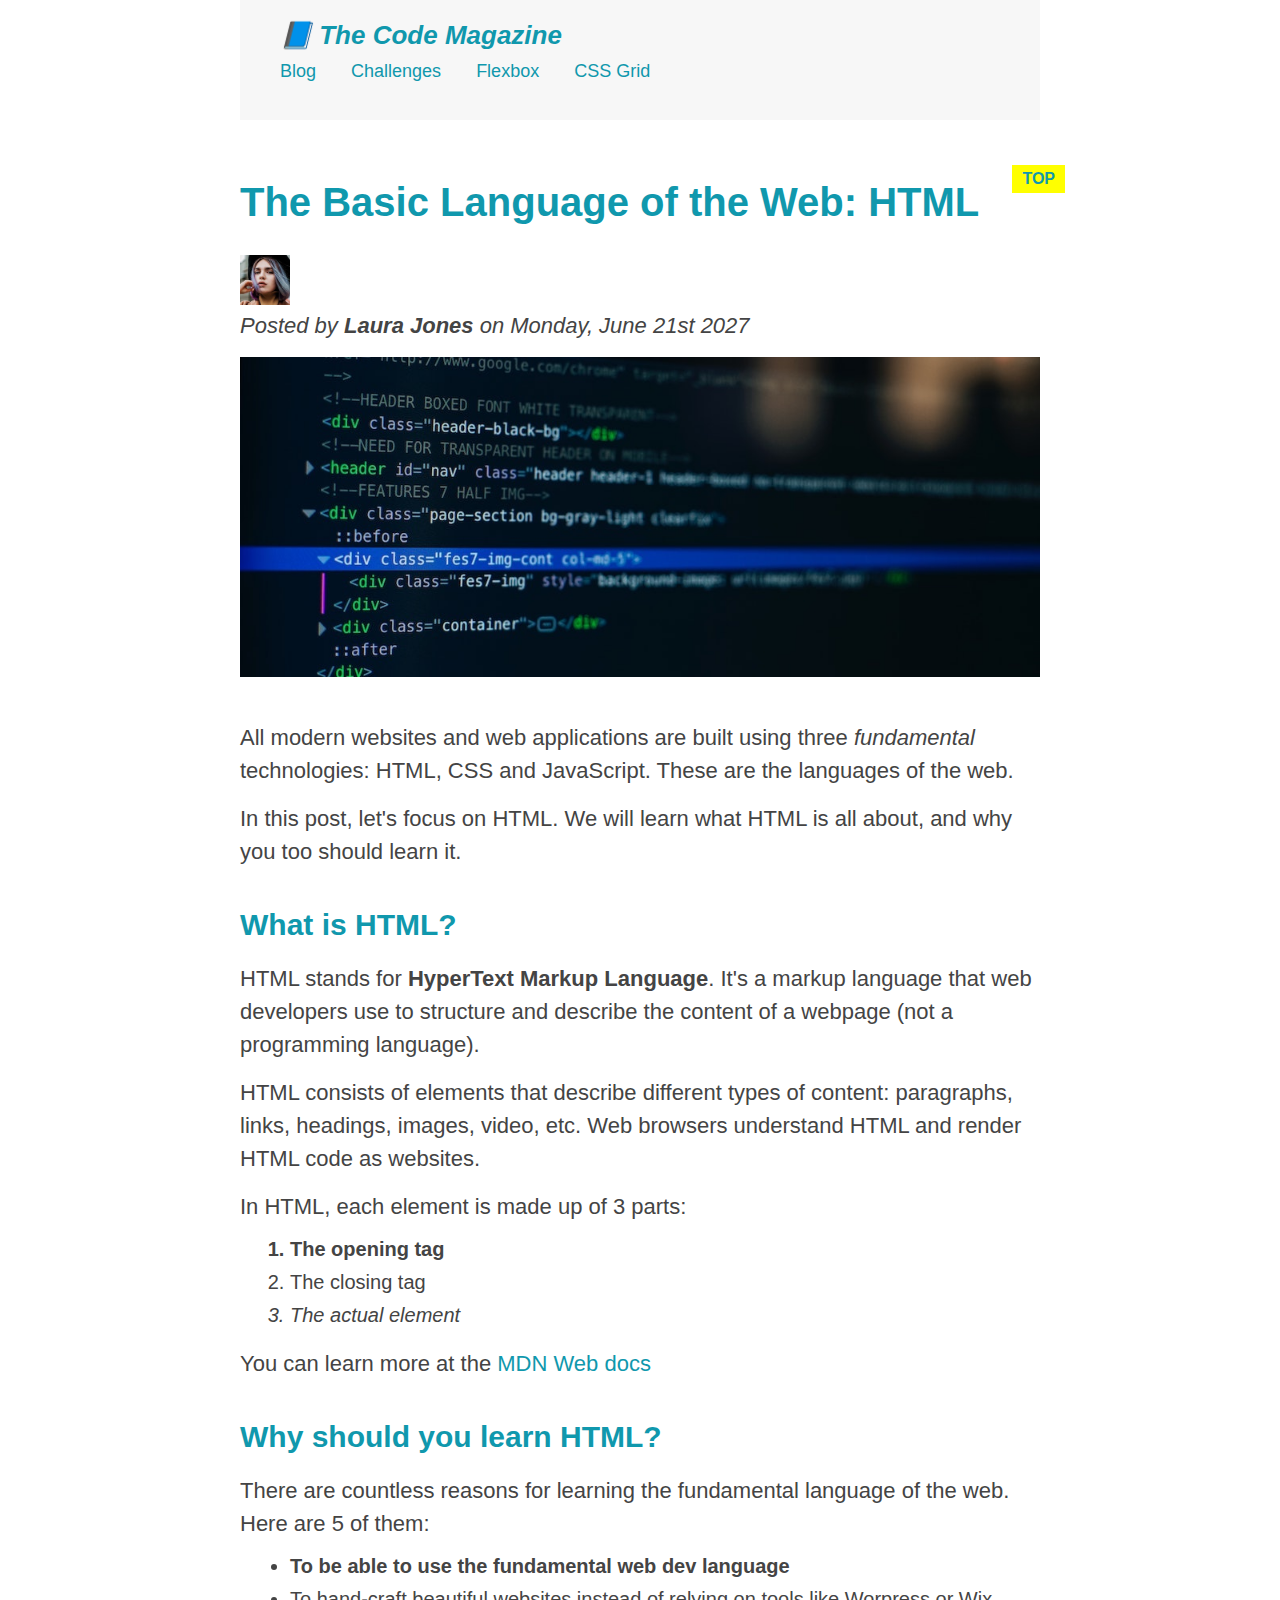
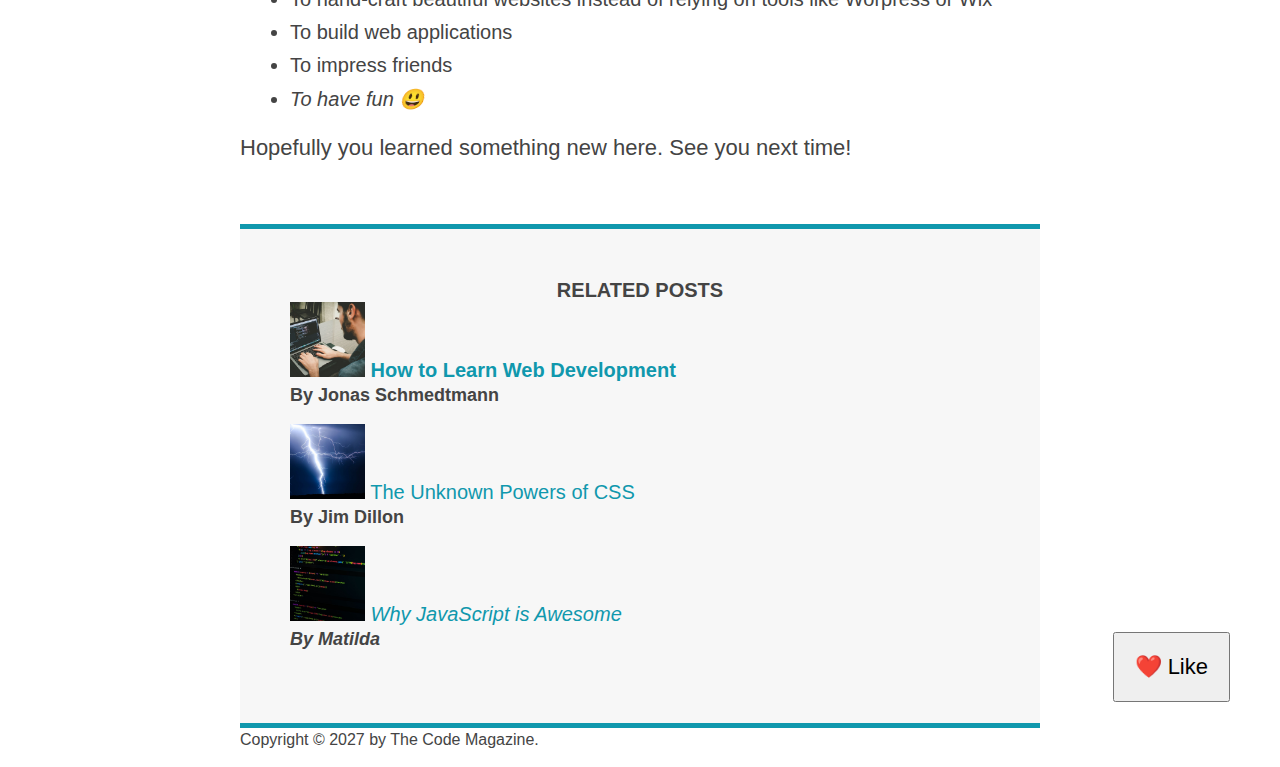
<file: CSS-Fundamentals/index.html>
<!DOCTYPE html>
<html lang="en">
  <head>
    <meta charset="UTF-8" />
    <title>HTML Fundamental</title>
    <link href="style.css" rel="stylesheet" />
  </head>
  <body>
    <!--
    <h1>📘 The Code Magazine</h1>
    <h2>📘 The Code Magazine</h2>
    <h3>📘 The Code Magazine</h3>
    <h4>📘 The Code Magazine</h4>
    <h5>📘 The Code Magazine</h5>
    <h6>📘 The Code Magazine</h6>
    -->
    <!-- self closing tag
    img
    link
    -->
    <div class="container">
      <header class="main-header">
        <h1>📘 The Code Magazine</h1>
        <nav>
          <a href="blog.html">Blog</a>
          <a href="#">Challenges</a>
          <a href="#">Flexbox</a>
          <a href="#">CSS Grid</a>
        </nav>
      </header>

      <article>
        <header class="post-header">
          <h2>The Basic Language of the Web: HTML</h2>
          <img
            src="img/laura-jones.jpg"
            alt="Headshot of Laura Jones"
            width="50"
            height="50"
          />
          <p id="author">
            Posted by <strong>Laura Jones</strong> on Monday, June 21st 2027
          </p>
          <img
            src="img/post-img.jpg"
            alt="Html code on screen"
            height="200"
            width="500"
            class="post-img"
          />
        </header>
        <p>
          All modern websites and web applications are built using three
          <em>fundamental</em>
          technologies: HTML, CSS and JavaScript. These are the languages of the
          web.
        </p>
        <p>
          In this post, let's focus on HTML. We will learn what HTML is all
          about, and why you too should learn it.
        </p>
        <h3>What is HTML?</h3>
        <p>
          HTML stands for <strong>HyperText Markup Language</strong>. It's a
          markup language that web developers use to structure and describe the
          content of a webpage (not a programming language).
        </p>
        <p>
          HTML consists of elements that describe different types of content:
          paragraphs, links, headings, images, video, etc. Web browsers
          understand HTML and render HTML code as websites.
        </p>
        <p>In HTML, each element is made up of 3 parts:</p>
        <ol>
          <li>The opening tag</li>
          <li>The closing tag</li>
          <li>The actual element</li>
        </ol>
        <p>
          You can learn more at the
          <a
            href="https://developer.mozilla.org/en-US/docs/Web/HTML"
            target="_blank"
            >MDN Web docs</a
          >
        </p>
        <h3>Why should you learn HTML?</h3>
        <p>
          There are countless reasons for learning the fundamental language of
          the web. Here are 5 of them:
        </p>
        <ul>
          <li>To be able to use the fundamental web dev language</li>
          <li>
            To hand-craft beautiful websites instead of relying on tools like
            Worpress or Wix
          </li>
          <li>To build web applications</li>
          <li>To impress friends</li>
          <li>To have fun 😃</li>
        </ul>
        <p>Hopefully you learned something new here. See you next time!</p>
      </article>
      <!-- aside element usally used to show secondary information that compliments info in main part of the page  -->
      <aside>
        <h4>Related posts</h4>
        <ul class="related">
          <li>
            <img
              src="img/related-1.jpg"
              alt="person programming1"
              width="75"
              height="75"
            />
            <a href="#">How to Learn Web Development</a>
            <p class="related-author">By Jonas Schmedtmann</p>
          </li>
          <li>
            <img
              src="img/related-2.jpg"
              alt="person programming2"
              width="75"
              height="75"
            />
            <a href="#">The Unknown Powers of CSS</a>
            <p class="related-author">By Jim Dillon</p>
          </li>
          <li>
            <img
              src="img/related-3.jpg"
              alt="person programming3"
              width="75"
              height="75"
            />
            <a href="#">Why JavaScript is Awesome</a>
            <p class="related-author">By Matilda</p>
          </li>
        </ul>
      </aside>
      <footer>
        <p id="copyright">Copyright &copy; 2027 by The Code Magazine.</p>
      </footer>
    </div>
    <button>❤️ Like</button>
  </body>
</html>
</file>
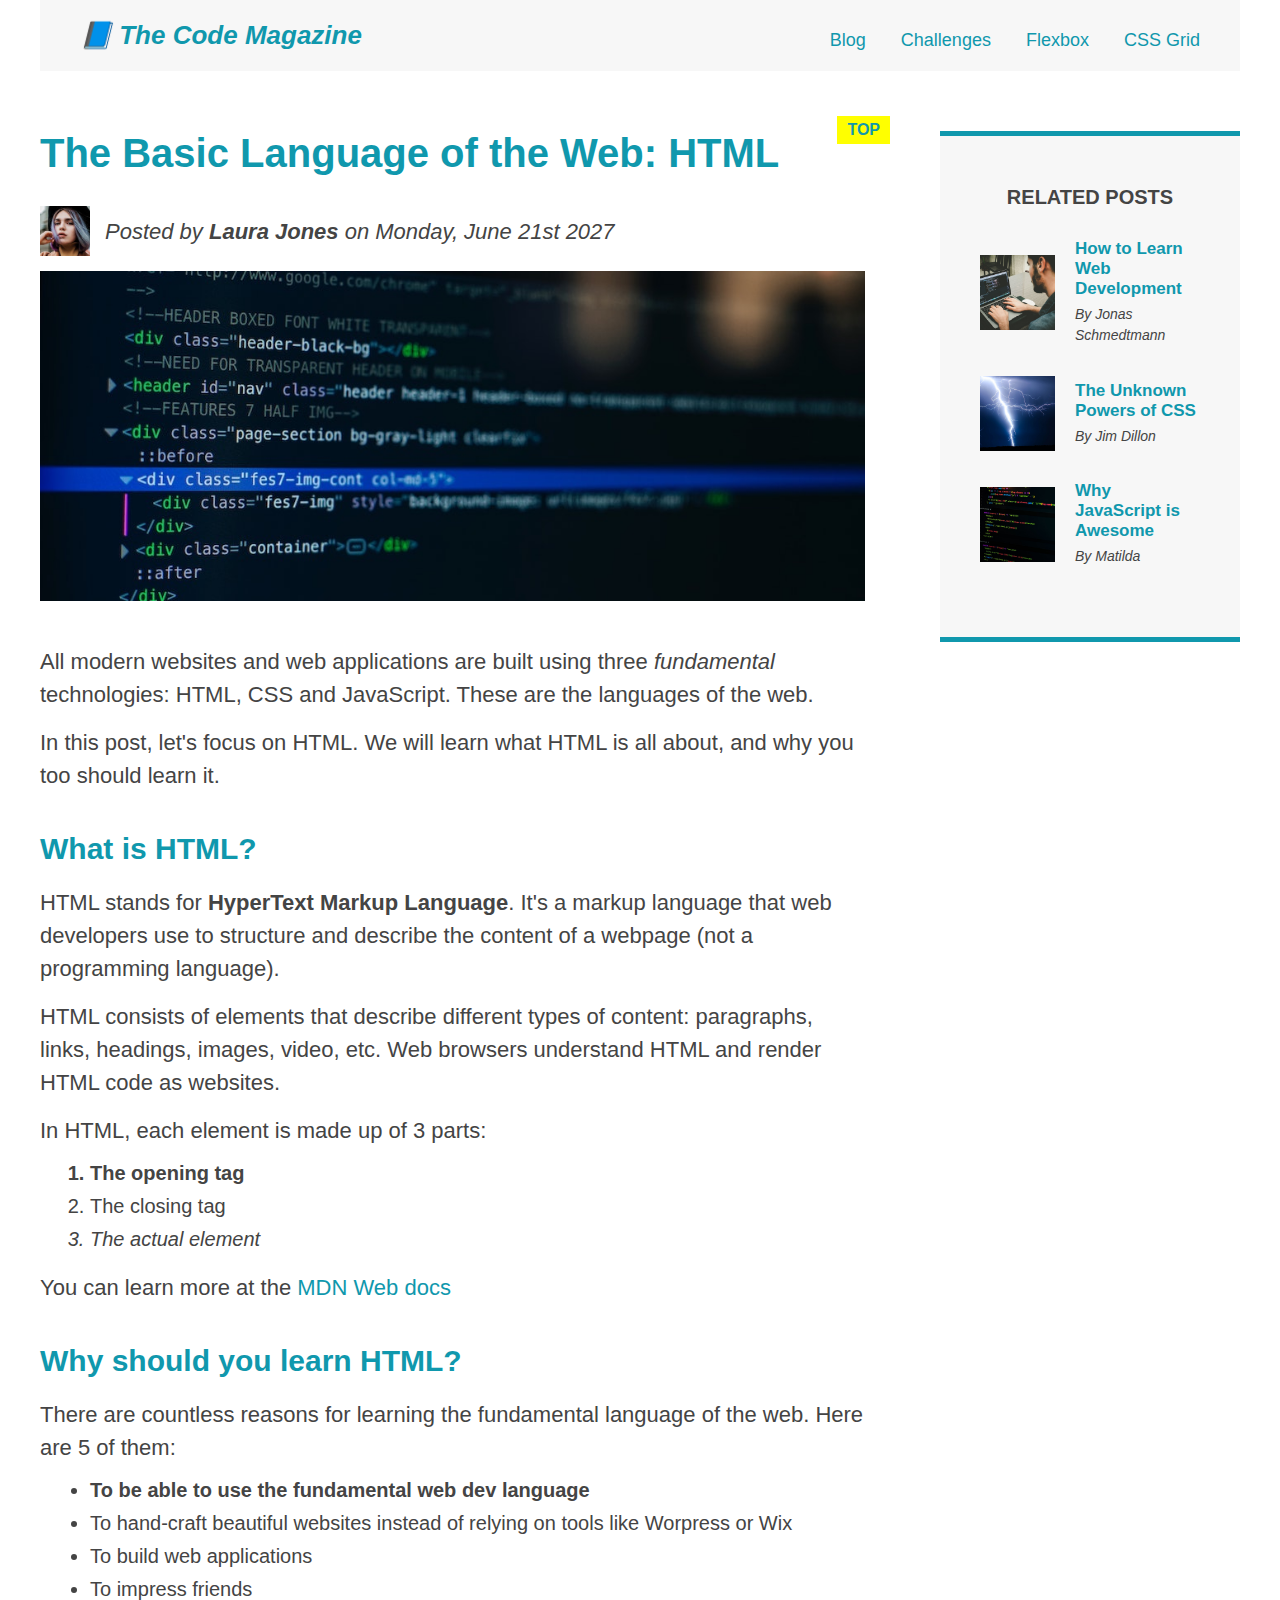
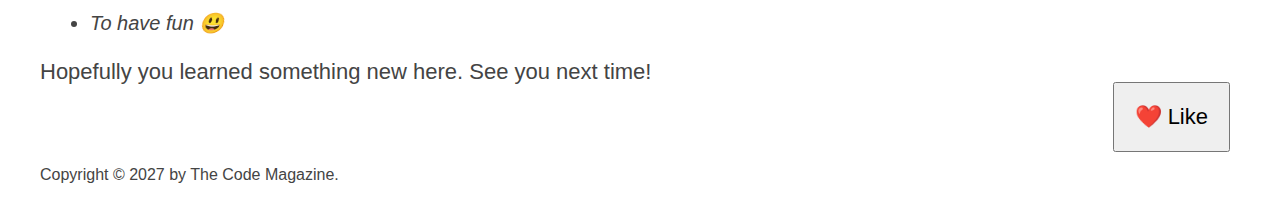
<file: CSS-Layouts/index.html>
<!DOCTYPE html>
<html lang="en">
  <head>
    <meta charset="UTF-8" />
    <title>HTML Fundamental</title>
    <link href="style.css" rel="stylesheet" />
  </head>
  <body>
    <!--
    <h1>📘 The Code Magazine</h1>
    <h2>📘 The Code Magazine</h2>
    <h3>📘 The Code Magazine</h3>
    <h4>📘 The Code Magazine</h4>
    <h5>📘 The Code Magazine</h5>
    <h6>📘 The Code Magazine</h6>
    -->
    <!-- self closing tag
    img
    link
    -->
    <div class="container">
      <header class="main-header clearfix">
        <h1>📘 The Code Magazine</h1>
        <nav>
          <a href="blog.html">Blog</a>
          <a href="#">Challenges</a>
          <a href="flexbox.html">Flexbox</a>
          <a href="css-grid.html">CSS Grid</a>
        </nav>
        <!-- <div class="clear"></div> -->
      </header>
      <!-- <div class="row"> -->
      <article>
        <header class="post-header">
          <h2>The Basic Language of the Web: HTML</h2>
          <div class="author-box">
            <img
              src="img/laura-jones.jpg"
              alt="Headshot of Laura Jones"
              width="50"
              height="50"
              class="author-img"
            />
            <p id="author" class="author">
              Posted by <strong>Laura Jones</strong> on Monday, June 21st 2027
            </p>
          </div>
          <img
            src="img/post-img.jpg"
            alt="Html code on screen"
            height="200"
            width="500"
            class="post-img"
          />
        </header>
        <p>
          All modern websites and web applications are built using three
          <em>fundamental</em>
          technologies: HTML, CSS and JavaScript. These are the languages of the
          web.
        </p>
        <p>
          In this post, let's focus on HTML. We will learn what HTML is all
          about, and why you too should learn it.
        </p>
        <h3>What is HTML?</h3>
        <p>
          HTML stands for <strong>HyperText Markup Language</strong>. It's a
          markup language that web developers use to structure and describe the
          content of a webpage (not a programming language).
        </p>
        <p>
          HTML consists of elements that describe different types of content:
          paragraphs, links, headings, images, video, etc. Web browsers
          understand HTML and render HTML code as websites.
        </p>
        <p>In HTML, each element is made up of 3 parts:</p>
        <ol>
          <li>The opening tag</li>
          <li>The closing tag</li>
          <li>The actual element</li>
        </ol>
        <p>
          You can learn more at the
          <a
            href="https://developer.mozilla.org/en-US/docs/Web/HTML"
            target="_blank"
            >MDN Web docs</a
          >
        </p>
        <h3>Why should you learn HTML?</h3>
        <p>
          There are countless reasons for learning the fundamental language of
          the web. Here are 5 of them:
        </p>
        <ul>
          <li>To be able to use the fundamental web dev language</li>
          <li>
            To hand-craft beautiful websites instead of relying on tools like
            Worpress or Wix
          </li>
          <li>To build web applications</li>
          <li>To impress friends</li>
          <li>To have fun 😃</li>
        </ul>
        <p>Hopefully you learned something new here. See you next time!</p>
      </article>
      <!-- aside element usally used to show secondary information that compliments info in main part of the page  -->
      <aside>
        <h4>Related posts</h4>
        <ul class="related">
          <li class="related-post">
            <img
              src="img/related-1.jpg"
              alt="person programming1"
              width="75"
              height="75"
            />
            <div>
              <a href="#" class="related-link">How to Learn Web Development</a>
              <p class="related-author">By Jonas Schmedtmann</p>
            </div>
          </li>
          <li class="related-post">
            <img
              src="img/related-2.jpg"
              alt="person programming2"
              width="75"
              height="75"
            />
            <div>
              <a href="#" class="related-link">The Unknown Powers of CSS</a>
              <p class="related-author">By Jim Dillon</p>
            </div>
          </li>
          <li class="related-post">
            <img
              src="img/related-3.jpg"
              alt="person programming3"
              width="75"
              height="75"
            />
            <div>
              <a href="#" class="related-link">Why JavaScript is Awesome</a>
              <p class="related-author">By Matilda</p>
            </div>
          </li>
        </ul>
      </aside>
      <!-- </div> -->
      <footer>
        <p id="copyright">Copyright &copy; 2027 by The Code Magazine.</p>
      </footer>
    </div>
    <button>❤️ Like</button>
  </body>
</html>
</file>
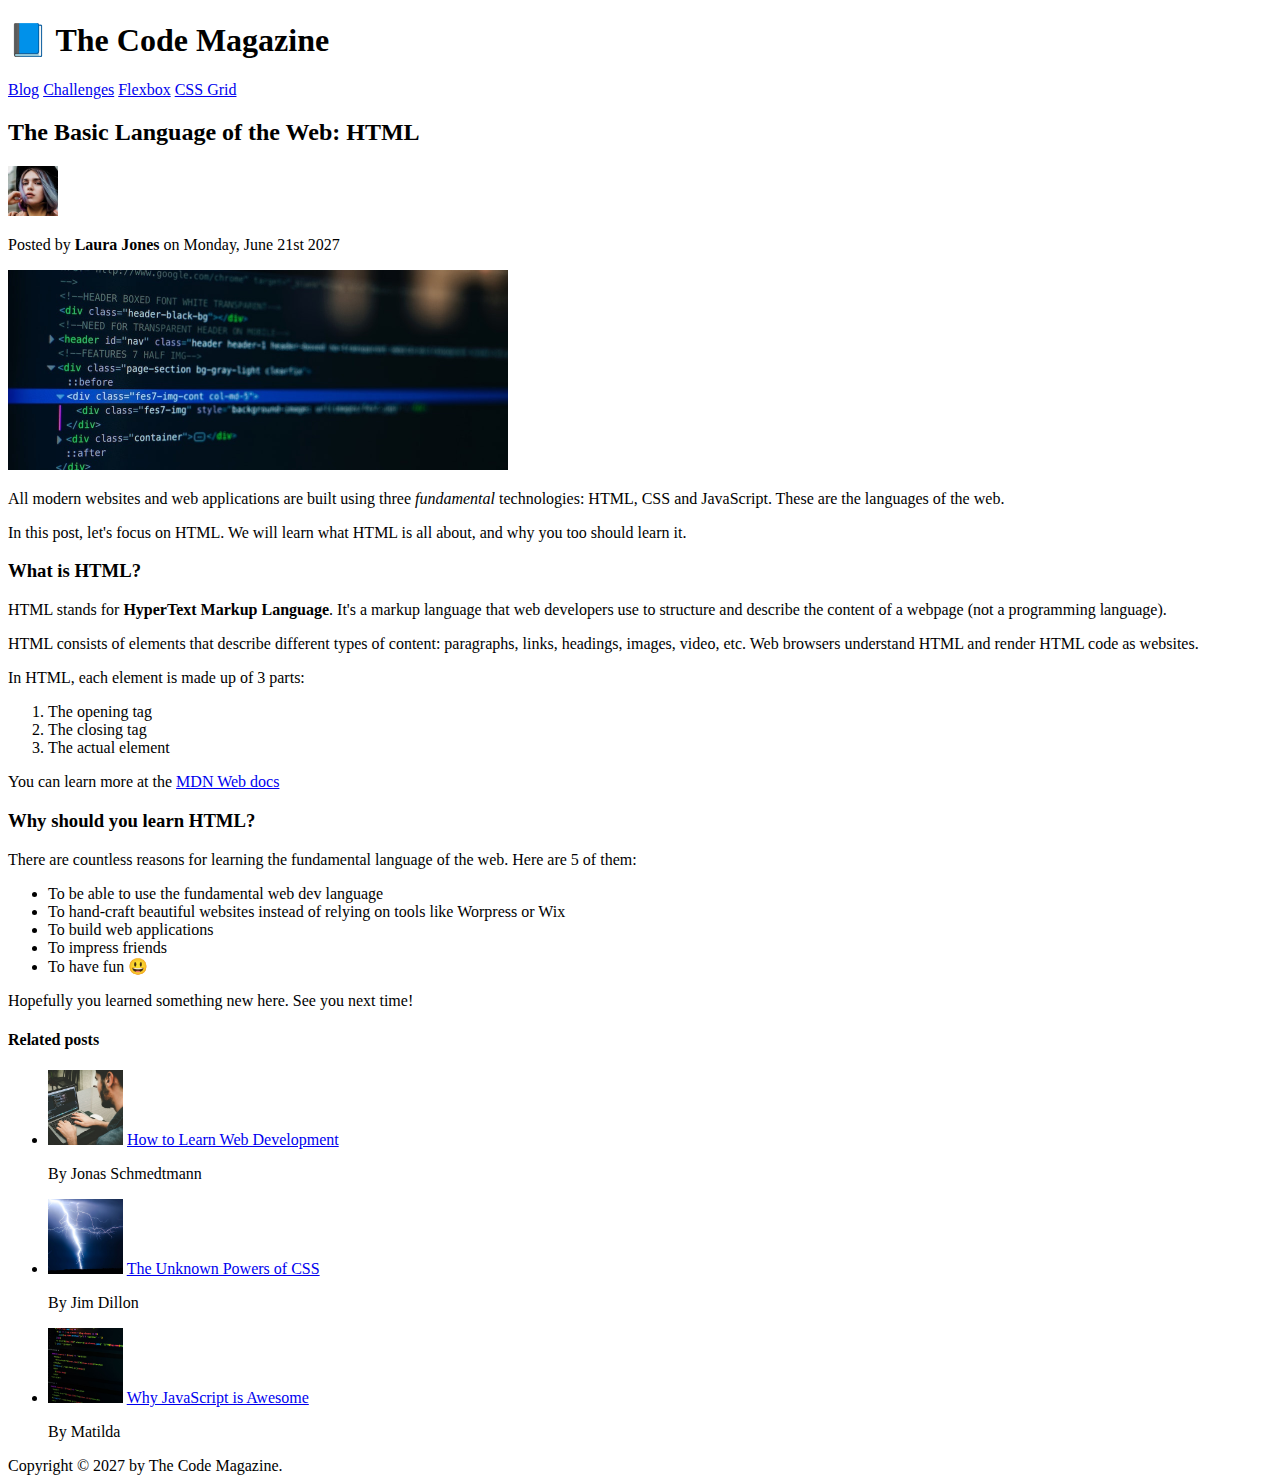
<file: HTML-Fundamentals/index.html>
<!DOCTYPE html>
<html lang="en">
  <head>
    <meta charset="UTF-8" />
    <title>HTML Fundamental</title>
  </head>
  <body>
    <!--
    <h1>📘 The Code Magazine</h1>
    <h2>📘 The Code Magazine</h2>
    <h3>📘 The Code Magazine</h3>
    <h4>📘 The Code Magazine</h4>
    <h5>📘 The Code Magazine</h5>
    <h6>📘 The Code Magazine</h6>
    -->
    <!-- self closing tag
    img
    -->
    <header>
      <h1>📘 The Code Magazine</h1>
      <nav>
        <a href="blog.html">Blog</a>
        <a href="#">Challenges</a>
        <a href="#">Flexbox</a>
        <a href="#">CSS Grid</a>
      </nav>
    </header>

    <article>
      <header>
        <h2>The Basic Language of the Web: HTML</h2>
        <img
          src="img/laura-jones.jpg"
          alt="Headshot of Laura Jones"
          width="50"
          height="50"
        />
        <p>Posted by <strong>Laura Jones</strong> on Monday, June 21st 2027</p>
        <img
          src="img/post-img.jpg"
          alt="Html code on screen"
          height="200"
          width="500"
        />
      </header>
      <p>
        All modern websites and web applications are built using three
        <em>fundamental</em>
        technologies: HTML, CSS and JavaScript. These are the languages of the
        web.
      </p>
      <p>
        In this post, let's focus on HTML. We will learn what HTML is all about,
        and why you too should learn it.
      </p>
      <h3>What is HTML?</h3>
      <p>
        HTML stands for <strong>HyperText Markup Language</strong>. It's a
        markup language that web developers use to structure and describe the
        content of a webpage (not a programming language).
      </p>
      <p>
        HTML consists of elements that describe different types of content:
        paragraphs, links, headings, images, video, etc. Web browsers understand
        HTML and render HTML code as websites.
      </p>
      <p>In HTML, each element is made up of 3 parts:</p>
      <ol>
        <li>The opening tag</li>
        <li>The closing tag</li>
        <li>The actual element</li>
      </ol>
      <p>
        You can learn more at the
        <a
          href="https://developer.mozilla.org/en-US/docs/Web/HTML"
          target="_blank"
          >MDN Web docs</a
        >
      </p>
      <h3>Why should you learn HTML?</h3>
      <p>
        There are countless reasons for learning the fundamental language of the
        web. Here are 5 of them:
      </p>
      <ul>
        <li>To be able to use the fundamental web dev language</li>
        <li>
          To hand-craft beautiful websites instead of relying on tools like
          Worpress or Wix
        </li>
        <li>To build web applications</li>
        <li>To impress friends</li>
        <li>To have fun 😃</li>
      </ul>
      <p>Hopefully you learned something new here. See you next time!</p>
    </article>
    <!-- aside element usally used to show secondary information that compliments info in main part of the page  -->
    <aside>
      <h4>Related posts</h4>
      <ul>
        <li>
          <img
            src="img/related-1.jpg"
            alt="person programming1"
            width="75"
            height="75"
          />
          <a href="#">How to Learn Web Development</a>
          <p>By Jonas Schmedtmann</p>
        </li>
        <li>
          <img
            src="img/related-2.jpg"
            alt="person programming2"
            width="75"
            height="75"
          />
          <a href="#">The Unknown Powers of CSS</a>
          <p>By Jim Dillon</p>
        </li>
        <li>
          <img
            src="img/related-3.jpg"
            alt="person programming3"
            width="75"
            height="75"
          />
          <a href="#">Why JavaScript is Awesome</a>
          <p>By Matilda</p>
        </li>
      </ul>
    </aside>
    <footer>Copyright &copy; 2027 by The Code Magazine.</footer>
  </body>
</html>
</file>
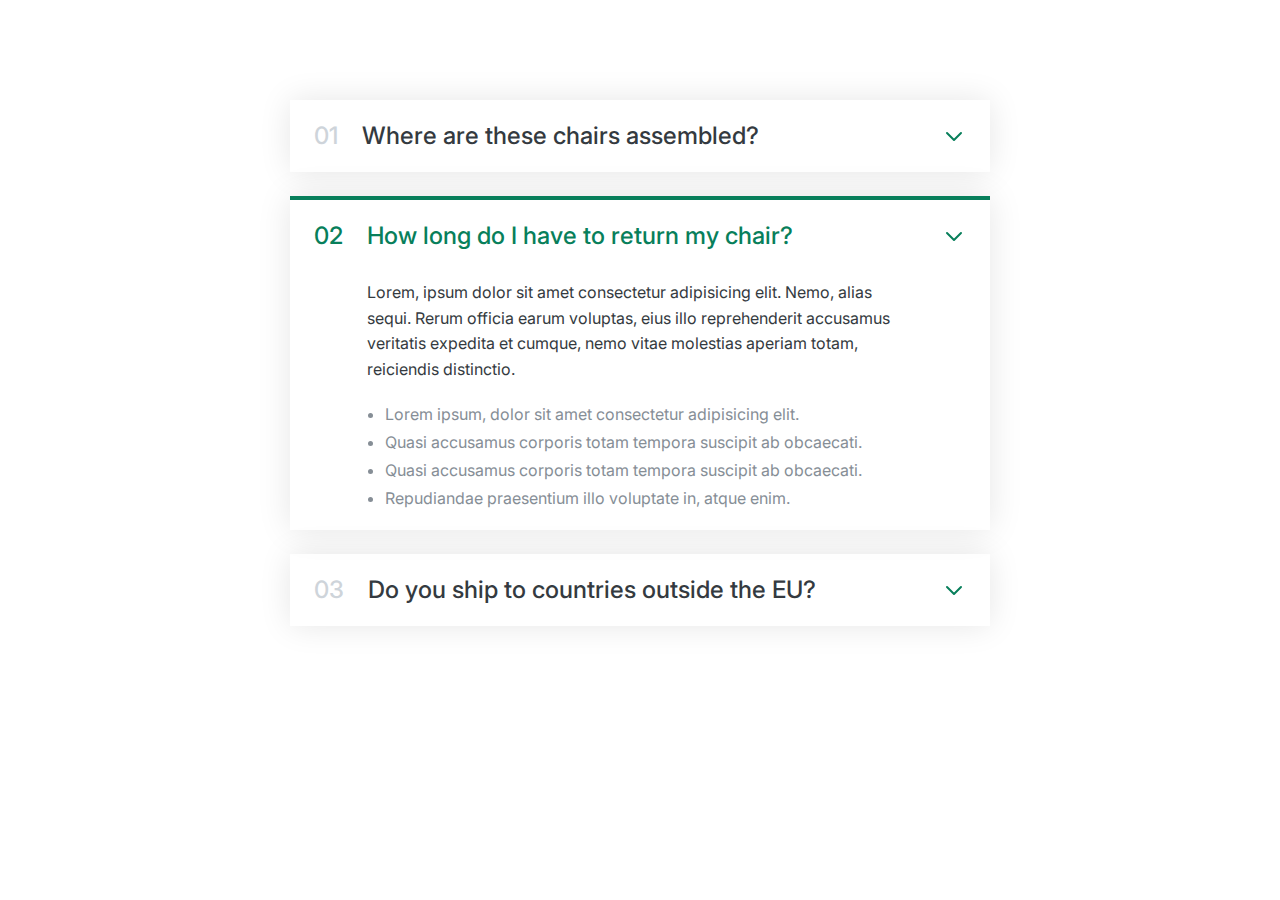
<file: 06-Components/01-accordian.html>
<!DOCTYPE html>
<html lang="en">
  <head>
    <meta charset="UTF-8" />
    <meta http-equiv="X-UA-Compatible" content="IE=edge" />
    <meta name="viewport" content="width=device-width, initial-scale=1.0" />
    <link rel="preconnect" href="https://fonts.gstatic.com" crossorigin />
    <link
      href="https://fonts.googleapis.com/css2?family=Inter:wght@400;500;700&display=swap"
      rel="stylesheet"
    />
    <title>Accordian Component</title>
    <style>
      /*
        SPACING SYSTEM (px)
        2 / 4 / 8 / 12 / 16 / 24 / 32 / 48 / 64 / 80 / 96 / 128

        FONT SIZE SYSTEM (px)
        10 / 12 / 14 / 16 / 18 / 20 / 24 / 30 / 36 / 44 / 52 / 62 / 74 / 86 / 98
        */

      * {
        margin: 0;
        padding: 0;
        box-sizing: border-box;
      }

      /* ------------------------ */
      /* GENERAL STYLES */
      /* ------------------------ */

      body {
        font-family: "Inter", sans-serif;
        color: #343a40;
        line-height: 1;
      }

      .accordian {
        width: 700px;
        margin: 100px auto;
        display: flex;
        flex-direction: column;
        gap: 24px;
      }
      .item {
        box-shadow: 0 0 32px rgba(0, 0, 0, 0.1);
        padding: 24px;
        display: grid;
        grid-template-columns: auto 1fr auto;
        column-gap: 24px;
        row-gap: 32px;
        align-items: center;
      }
      .number,
      .text {
        font-size: 24px;
        font-weight: 500;
        /* color: #087f5b; */
      }
      .number{
        color: #ced4da;
      }
      .text {
      }
      .icon {
        width: 24px;
        height: 24px;
        stroke: #087f5b;
        cursor: pointer;
      }
      .hidden-box {
        grid-column: 2;
        display: none;
      }
      .hidden-box p {
        line-height: 1.6;
        margin-bottom: 24px;
      }
      .hidden-box ul {
        color: #868e96;
        margin-left: 18px;
        display: flex;
        flex-direction: column;
        gap: 12px;
      }
      /* .hidden-box li {
        margin-bottom: 12px;
      }
      .hidden-box li:last-child {
        margin-bottom: 0;
      } */
      .open {
        border-top: 4px solid #087f5b;
      }
      .open .hidden-box{
        display: block;
      }
      .open .number, .open .text{
        color: #087f5b;
      }
    </style>
    <script>
        function accordianOnclickHandler(e){
            const el = e.target
            if(el){
                const id = el.id;
                if(id){
                    const parentId = id+"-"+"par";
                    const parentEle = document.getElementById(parentId);
                    if(parentEle.classList.contains('open')){
                        parentEle.classList.remove('open')
                    } else{
                        parentEle.classList.add('open')
                    }
                }

            }
        }
    </script>
  </head>
  <div>
    <div class="accordian">

    <div id="item1-par" class="item">
      <p class="number">01</p>
      <p class="text">Where are these chairs assembled?</p>
      <svg
        id="item1"
        xmlns="http://www.w3.org/2000/svg"
        class="icon"
        fill="none"
        viewBox="0 0 24 24"
        stroke="currentColor"
        stroke-width="2"
        onclick="accordianOnclickHandler(event)"
      >
        <path
          stroke-linecap="round"
          stroke-linejoin="round"
          d="M19 9l-7 7-7-7"
        />
      </svg>
      <div class="hidden-box">
        <p>
          Lorem, ipsum dolor sit amet consectetur adipisicing elit. Nemo, alias
          sequi. Rerum officia earum voluptas, eius illo reprehenderit accusamus
          veritatis expedita et cumque, nemo vitae molestias aperiam totam,
          reiciendis distinctio.
        </p>
        <ul>
          <li>Lorem ipsum, dolor sit amet consectetur adipisicing elit.</li>
          <li>Quasi accusamus corporis totam tempora suscipit ab obcaecati.</li>
          <li>Quasi accusamus corporis totam tempora suscipit ab obcaecati.</li>
          <li>Repudiandae praesentium illo voluptate in, atque enim.</li>
        </ul>
      </div>
    </div>
      <div id="item2-par" class="item open">
        <p class="number">02</p>
        <p class="text">How long do I have to return my chair?</p>
        <svg
          id="item2"
          xmlns="http://www.w3.org/2000/svg"
          class="icon"
          fill="none"
          viewBox="0 0 24 24"
          stroke="currentColor"
          stroke-width="2"
          onclick="accordianOnclickHandler(event)"
        >
          <path
            stroke-linecap="round"
            stroke-linejoin="round"
            d="M19 9l-7 7-7-7"
          />
        </svg>
        <div class="hidden-box">
          <p>
            Lorem, ipsum dolor sit amet consectetur adipisicing elit. Nemo,
            alias sequi. Rerum officia earum voluptas, eius illo reprehenderit
            accusamus veritatis expedita et cumque, nemo vitae molestias aperiam
            totam, reiciendis distinctio.
          </p>
          <ul>
            <li>Lorem ipsum, dolor sit amet consectetur adipisicing elit.</li>
            <li>
              Quasi accusamus corporis totam tempora suscipit ab obcaecati.
            </li>
            <li>
              Quasi accusamus corporis totam tempora suscipit ab obcaecati.
            </li>
            <li>Repudiandae praesentium illo voluptate in, atque enim.</li>
          </ul>
        </div>
      </div>
    <div id="item3-par" class="item">
      <p class="number">03</p>
      <p class="text">Do you ship to countries outside the EU?</p>
      <svg
        id="item3"
        xmlns="http://www.w3.org/2000/svg"
        class="icon"
        fill="none"
        viewBox="0 0 24 24"
        stroke="currentColor"
        stroke-width="2"
        onclick="accordianOnclickHandler(event)"
      >
        <path
          stroke-linecap="round"
          stroke-linejoin="round"
          d="M19 9l-7 7-7-7"
        />
      </svg>
      <div class="hidden-box">
        <p>
          Lorem, ipsum dolor sit amet consectetur adipisicing elit. Nemo, alias
          sequi. Rerum officia earum voluptas, eius illo reprehenderit accusamus
          veritatis expedita et cumque, nemo vitae molestias aperiam totam,
          reiciendis distinctio.
        </p>
        <ul>
          <li>Lorem ipsum, dolor sit amet consectetur adipisicing elit.</li>
          <li>Quasi accusamus corporis totam tempora suscipit ab obcaecati.</li>
          <li>Quasi accusamus corporis totam tempora suscipit ab obcaecati.</li>
          <li>Repudiandae praesentium illo voluptate in, atque enim.</li>
        </ul>
      </div>
    </div>
</div>
  </body>
</html>
</file>
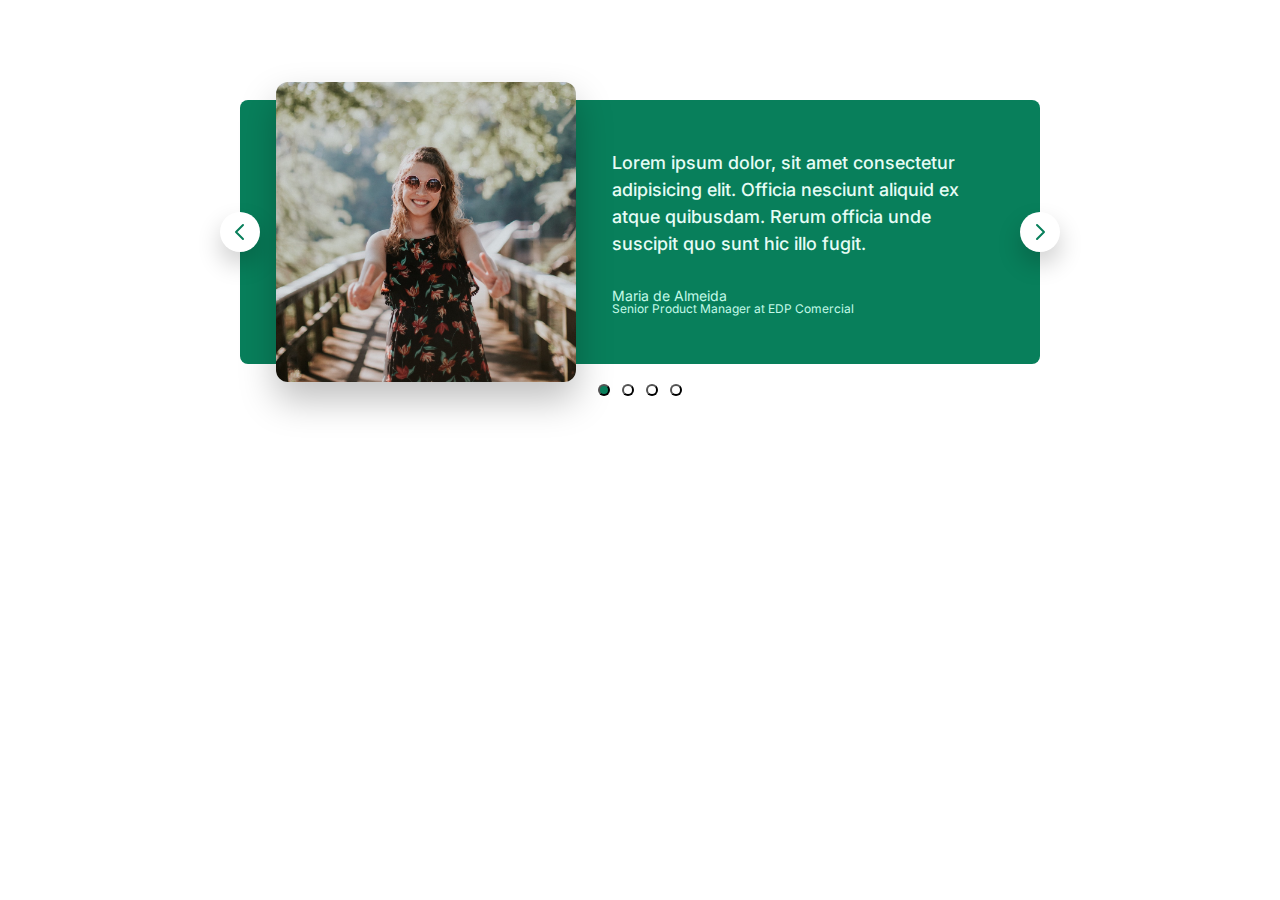
<file: 06-Components/02-Carousel.html>
<!DOCTYPE html>
<html lang="en">
  <head>
    <meta charset="UTF-8" />
    <meta http-equiv="X-UA-Compatible" content="IE=edge" />
    <meta name="viewport" content="width=device-width, initial-scale=1.0" />
    <link rel="preconnect" href="https://fonts.gstatic.com" crossorigin />
    <link
      href="https://fonts.googleapis.com/css2?family=Inter:wght@400;500;700&display=swap"
      rel="stylesheet"
    />
    <title>Carousel Component</title>
    <style>
      /*
        SPACING SYSTEM (px)
        2 / 4 / 8 / 12 / 16 / 24 / 32 / 48 / 64 / 80 / 96 / 128

        FONT SIZE SYSTEM (px)
        10 / 12 / 14 / 16 / 18 / 20 / 24 / 30 / 36 / 44 / 52 / 62 / 74 / 86 / 98
        */

      * {
        margin: 0;
        padding: 0;
        box-sizing: border-box;
      }

      /* ------------------------ */
      /* GENERAL STYLES */
      /* ------------------------ */

      body {
        font-family: "Inter", sans-serif;
        color: #343a40;
        line-height: 1;
      }

      img {
        height: 200px;
        border-radius: 8px;
        transform: scale(1.5);
        box-shadow: 0 12px 24px rgb(0 0 0 / 25%);
      }

      .carousel {
        width: 800px;
        background-color: #087f5b;
        margin: 100px auto;
        display: flex;
        justify-content: center;
        gap: 86px;
        padding: 32px 48px 32px 86px;
        align-items: center;
        border-radius: 8px;
        position: relative;
      }

      .testimonial-text {
        color: #e6fcf5;
        font-size: 18px;
        font-weight: 500;
        line-height: 1.5;
        margin-bottom: 32px;
      }
      .testimonial-author {
        font-size: 14px;
        color: #c3fae8;
      }
      .testimonial-job {
        font-size: 12px;
        color: #c3fae8;
      }

      /* CONTROLS */
      .btn {
        height: 40px;
        width: 40px;
        position: absolute;
        border-radius: 50%;
        display: flex;
        align-items: center;
        justify-content: center;
        box-shadow: 0 12px 24px rgba(0, 0, 0, 0.2);
        cursor: pointer;
        background: #fff;
        border: none;
      }
      .btn-icon {
        height: 24px;
        width: 24px;
        stroke: #087f5b;
      }
      .btn-left {
        /* In relation to PARENTE ELEMENT */
        left: 0;
        top: 50%;

        /* In relation to ELEMENT ITSELF */
        transform: translate(-50%, -50%);
      }
      .btn-right {
        right: 0;
        top: 50%;
        transform: translate(50%, -50%);
      }
      .dots {
        display: flex;
        position: absolute;
        gap: 12px;
        left: 50%;
        transform: translate(-50%, 32px);
        bottom: 0;
      }
      .dot {
        width: 12px;
        height: 12px;
        border-radius: 50%;
        background-color: #fff;
        border-radius: 2px solid #087f5b;
        cursor: pointer;
      }
      .dot-fill {
        background-color: #087f5b;
      }
    </style>
  </head>
  <body>
    <div class="carousel">
      <img src="maria.jpg" alt="Maria" />
      <blockquote class="testimonial">
        <p class="testimonial-text">
          Lorem ipsum dolor, sit amet consectetur adipisicing elit. Officia
          nesciunt aliquid ex atque quibusdam. Rerum officia unde suscipit quo
          sunt hic illo fugit.
        </p>
        <p class="testimonial-author">Maria de Almeida</p>
        <p class="testimonial-job">Senior Product Manager at EDP Comercial</p>
      </blockquote>
      <button class="btn btn-left">
        <svg
          xmlns="http://www.w3.org/2000/svg"
          class="btn-icon"
          fill="none"
          viewBox="0 0 24 24"
          stroke="currentColor"
          stroke-width="2"
        >
          <path
            stroke-linecap="round"
            stroke-linejoin="round"
            d="M15 19l-7-7 7-7"
          />
        </svg>
      </button>
      <button class="btn btn-right">
        <svg
          xmlns="http://www.w3.org/2000/svg"
          class="btn-icon"
          fill="none"
          viewBox="0 0 24 24"
          stroke="currentColor"
          stroke-width="2"
        >
          <path
            stroke-linecap="round"
            stroke-linejoin="round"
            d="M9 5l7 7-7 7"
          />
        </svg>
      </button>
      <div class="dots">
        <button class="dot dot-fill">&nbsp;</button>
        <button class="dot">&nbsp;</button>
        <button class="dot">&nbsp;</button>
        <button class="dot">&nbsp;</button>
      </div>
    </div>
  </body>
</html>
</file>
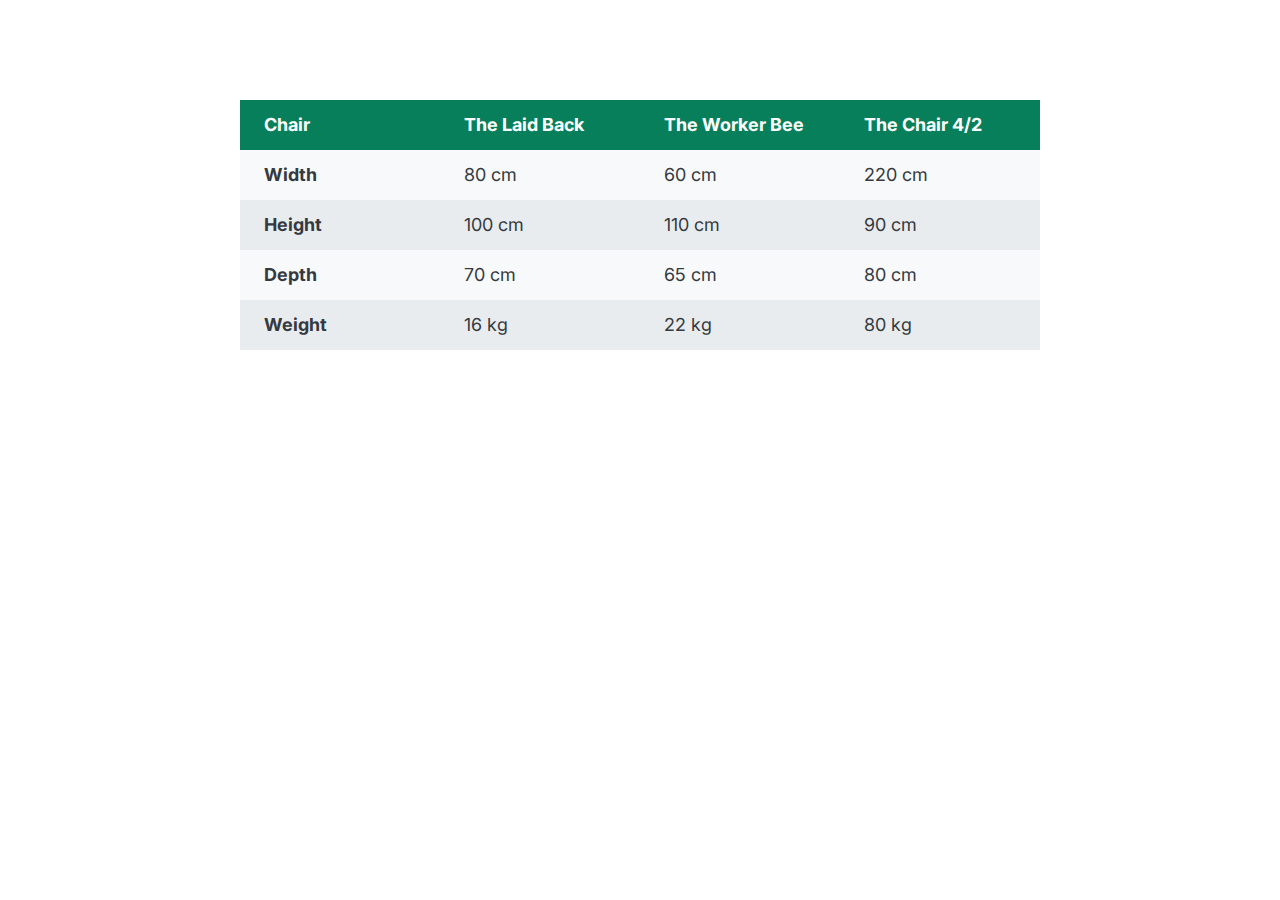
<file: 06-Components/03-table.html>
<!DOCTYPE html>
<html lang="en">
  <head>
    <meta charset="UTF-8" />
    <meta http-equiv="X-UA-Compatible" content="IE=edge" />
    <meta name="viewport" content="width=device-width, initial-scale=1.0" />
    <link
      href="https://fonts.googleapis.com/css2?family=Inter:wght@400;500;700&display=swap"
      rel="stylesheet"
    />

    <title>Accordion Component</title>

    <style>
      /*
      SPACING SYSTEM (px)
      2 / 4 / 8 / 12 / 16 / 24 / 32 / 48 / 64 / 80 / 96 / 128
      FONT SIZE SYSTEM (px)
      10 / 12 / 14 / 16 / 18 / 20 / 24 / 30 / 36 / 44 / 52 / 62 / 74 / 86 / 98
      */
      /* 
      MAIN COLOR: #087f5b
      GREY COLOR: #343a40
      */

      * {
        margin: 0;
        padding: 0;
        box-sizing: border-box;
      }

      body {
        font-family: "Inter", sans-serif;
        color: #343a40;
        line-height: 1;
        display: flex;
        justify-content: center;
      }

      table {
        width: 800px;
        margin-top: 100px;
        font-size: 18px;
        /* border: 1px solid #343a40; */
        border-collapse: collapse;
      }

      th,
      td {
        /* border: 1px solid #343a40; */
        padding: 16px 24px;
        text-align: left;
      }

      thead tr {
        background-color: #087f5b;
        color: #fff;
      }

      thead th {
        width: 25%;
      }

      tbody tr:nth-child(odd) {
        background-color: #f8f9fa;
      }

      tbody tr:nth-child(even) {
        background-color: #e9ecef;
      }
    </style>
  </head>
  <body>
    <table>
      <thead>
        <tr>
          <th>Chair</th>
          <th>The Laid Back</th>
          <th>The Worker Bee</th>
          <th>The Chair 4/2</th>
        </tr>
      </thead>

      <tbody>
        <tr>
          <th>Width</th>
          <td>80 cm</td>
          <td>60 cm</td>
          <td>220 cm</td>
        </tr>
        <tr>
          <th>Height</th>
          <td>100 cm</td>
          <td>110 cm</td>
          <td>90 cm</td>
        </tr>
        <tr>
          <th>Depth</th>
          <td>70 cm</td>
          <td>65 cm</td>
          <td>80 cm</td>
        </tr>
        <tr>
          <th>Weight</th>
          <td>16 kg</td>
          <td>22 kg</td>
          <td>80 kg</td>
        </tr>
      </tbody>
    </table>
  </body>
</html>
</file>
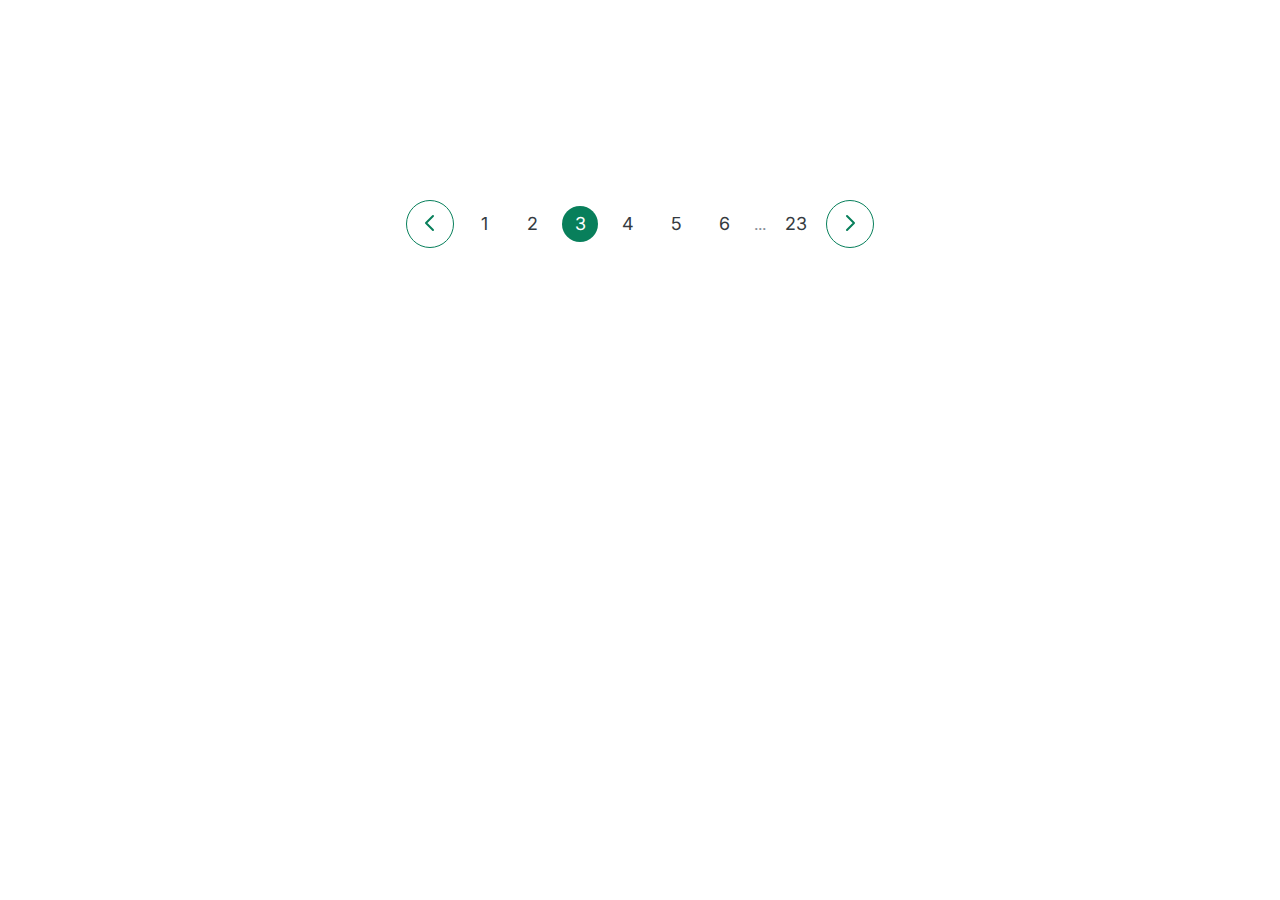
<file: 06-Components/04-pagination.html>
<!DOCTYPE html>
<html lang="en">
  <head>
    <meta charset="UTF-8" />
    <meta http-equiv="X-UA-Compatible" content="IE=edge" />
    <meta name="viewport" content="width=device-width, initial-scale=1.0" />
    <link
      href="https://fonts.googleapis.com/css2?family=Inter:wght@400;500;700&display=swap"
      rel="stylesheet"
    />

    <title>Pagination Component</title>

    <style>
      /*
      SPACING SYSTEM (px)
      2 / 4 / 8 / 12 / 16 / 24 / 32 / 48 / 64 / 80 / 96 / 128
      FONT SIZE SYSTEM (px)
      10 / 12 / 14 / 16 / 18 / 20 / 24 / 30 / 36 / 44 / 52 / 62 / 74 / 86 / 98
      */
      /* 
      MAIN COLOR: #087f5b
      GREY COLOR: #343a40
      */

      * {
        margin: 0;
        padding: 0;
        box-sizing: border-box;
      }

      body {
        font-family: "Inter", sans-serif;
        color: #343a40;
        line-height: 1;
        display: flex;
        justify-content: center;
      }

      .pagination {
        display: flex;
        align-items: center;
        gap: 12px;
        margin-top: 200px;
      }

      .btn {
        border: 1px solid #087f5b;
        height: 48px;
        width: 48px;
        border-radius: 50%;
        background: none;
        cursor: pointer;
      }

      .btn:hover {
        background-color: #087f5b;
      }

      .btn:hover .btn-icon {
        stroke: #fff;
      }

      .btn-icon {
        height: 24px;
        width: 24px;
        stroke: #087f5b;
      }

      .page-link:link,
      .page-link:visited {
        font-size: 18px;
        color: #343a40;
        text-decoration: none;
        height: 36px;
        width: 36px;
        border-radius: 50%;
        display: flex;
        align-items: center;
        justify-content: center;
      }

      .page-link:hover,
      .page-link:active,
      .page-link.page-link--current {
        background-color: #087f5b;
        color: #fff;
      }

      .dots {
        color: #868e96;
      }
    </style>
  </head>
  <body>
    <div class="pagination">
      <button class="btn">
        <svg
          xmlns="http://www.w3.org/2000/svg"
          class="btn-icon"
          fill="none"
          viewBox="0 0 24 24"
          stroke="currentColor"
        >
          <path
            stroke-linecap="round"
            stroke-linejoin="round"
            stroke-width="2"
            d="M15 19l-7-7 7-7"
          />
        </svg>
      </button>
      <a href="#" class="page-link">1</a>
      <a href="#" class="page-link">2</a>
      <a href="#" class="page-link page-link--current">3</a>
      <a href="#" class="page-link">4</a>
      <a href="#" class="page-link">5</a>
      <a href="#" class="page-link">6</a>
      <span class="dots">...</span>
      <a href="#" class="page-link">23</a>
      <button class="btn">
        <svg
          xmlns="http://www.w3.org/2000/svg"
          class="btn-icon"
          fill="none"
          viewBox="0 0 24 24"
          stroke="currentColor"
        >
          <path
            stroke-linecap="round"
            stroke-linejoin="round"
            stroke-width="2"
            d="M9 5l7 7-7 7"
          />
        </svg>
      </button>
    </div>
  </body>
</html>
</file>
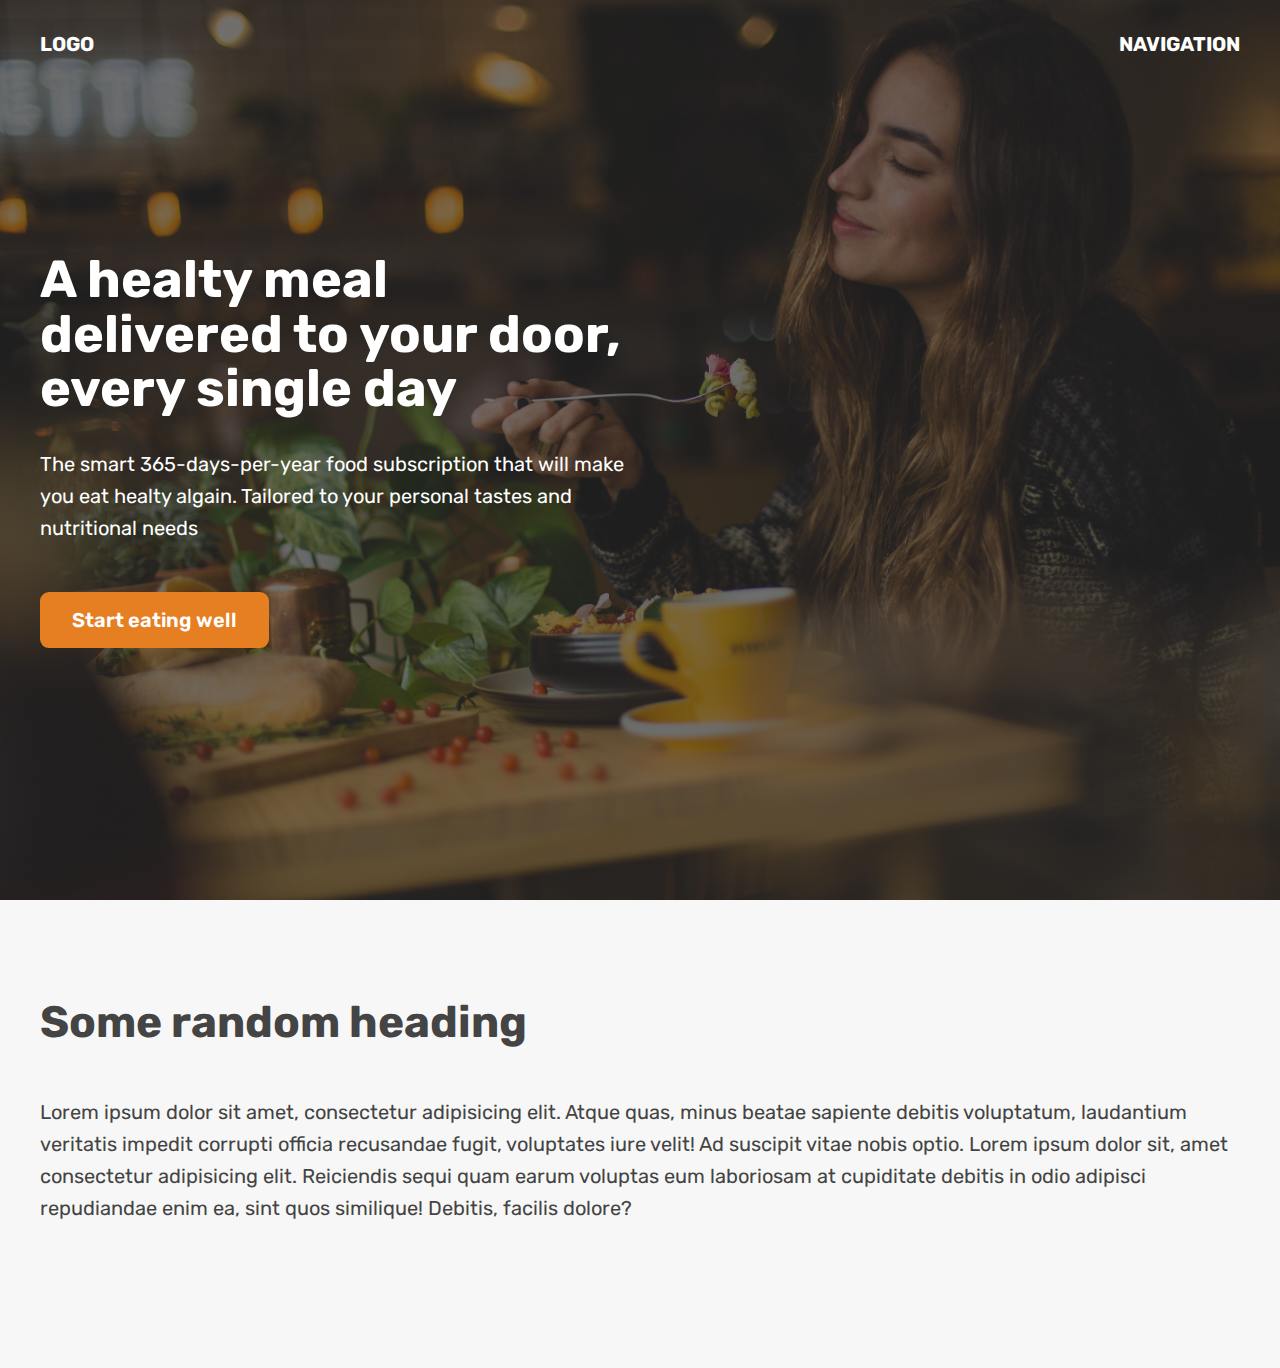
<file: 06-Components/05-hero.html>
<!DOCTYPE html>
<html lang="en">
  <head>
    <meta charset="UTF-8" />
    <meta http-equiv="X-UA-Compatible" content="IE=edge" />
    <meta name="viewport" content="width=device-width, initial-scale=1.0" />
    <title>Omifood Hero Section</title>

    <link rel="preconnect" href="https://fonts.gstatic.com" />
    <link
      href="https://fonts.googleapis.com/css2?family=Rubik:wght@400;600;700&display=swap"
      rel="stylesheet"
    />
    <style>
      * {
        margin: 0;
        padding: 0;
        box-sizing: border-box;
      }

      html {
        font-family: "Rubik", sans-serif;
        color: #444;
      }

      .container {
        margin: 0 auto;
        width: 1200px;
      }

      header {
        /* background-color: orangered; */
        height: 100vh;
        position: relative;

        background-image: linear-gradient(
            rgba(34, 34, 34, 0.6),
            rgba(34, 34, 34, 0.6)
          ),
          url(hero.jpg);
        background-size: cover;
        color: #fff;
      }

      nav {
        font-size: 20px;
        font-weight: 700;
        display: flex;
        justify-content: space-between;
        padding-top: 32px;
        /* background-image: linear-gradient(to right, red, blue); */

        /* background-color: green; */
      }

      .header-container {
        width: 1200px;
        position: absolute;

        /* In relation to PARENT size */
        left: 50%;
        top: 50%;

        /* In relation to ELEMENT size */
        transform: translate(-50%, -50%);

        /* background-color: violet; */

        /* text-align: center; */
      }

      .header-container-inner {
        width: 50%;
        /* background-color: blue; */
      }

      h1 {
        font-size: 52px;
        margin-bottom: 32px;
        line-height: 1.05;
      }

      p {
        font-size: 20px;
        line-height: 1.6;
        margin-bottom: 48px;
      }

      .btn:link,
      .btn:visited {
        font-size: 20px;
        font-weight: 600;
        background-color: #e67e22;
        color: #fff;
        text-decoration: none;
        display: inline-block;
        padding: 16px 32px;
        border-radius: 9px;
      }

      h2 {
        font-size: 44px;
        margin-bottom: 48px;
      }

      section {
        padding: 96px 0;
        background-color: #f7f7f7;
      }
    </style>
  </head>
  <body>
    <header>
      <nav class="container">
        <div>LOGO</div>
        <div>NAVIGATION</div>
      </nav>

      <div class="header-container">
        <div class="header-container-inner">
          <h1>A healty meal delivered to your door, every single day</h1>
          <p>
            The smart 365-days-per-year food subscription that will make you eat
            healty algain. Tailored to your personal tastes and nutritional
            needs
          </p>
          <a href="#" class="btn">Start eating well</a>
        </div>
      </div>
    </header>

    <section>
      <div class="container">
        <h2>Some random heading</h2>
        <p>
          Lorem ipsum dolor sit amet, consectetur adipisicing elit. Atque quas,
          minus beatae sapiente debitis voluptatum, laudantium veritatis impedit
          corrupti officia recusandae fugit, voluptates iure velit! Ad suscipit
          vitae nobis optio. Lorem ipsum dolor sit, amet consectetur adipisicing
          elit. Reiciendis sequi quam earum voluptas eum laboriosam at
          cupiditate debitis in odio adipisci repudiandae enim ea, sint quos
          similique! Debitis, facilis dolore?
        </p>
      </div>
    </section>
  </body>
</html>
</file>
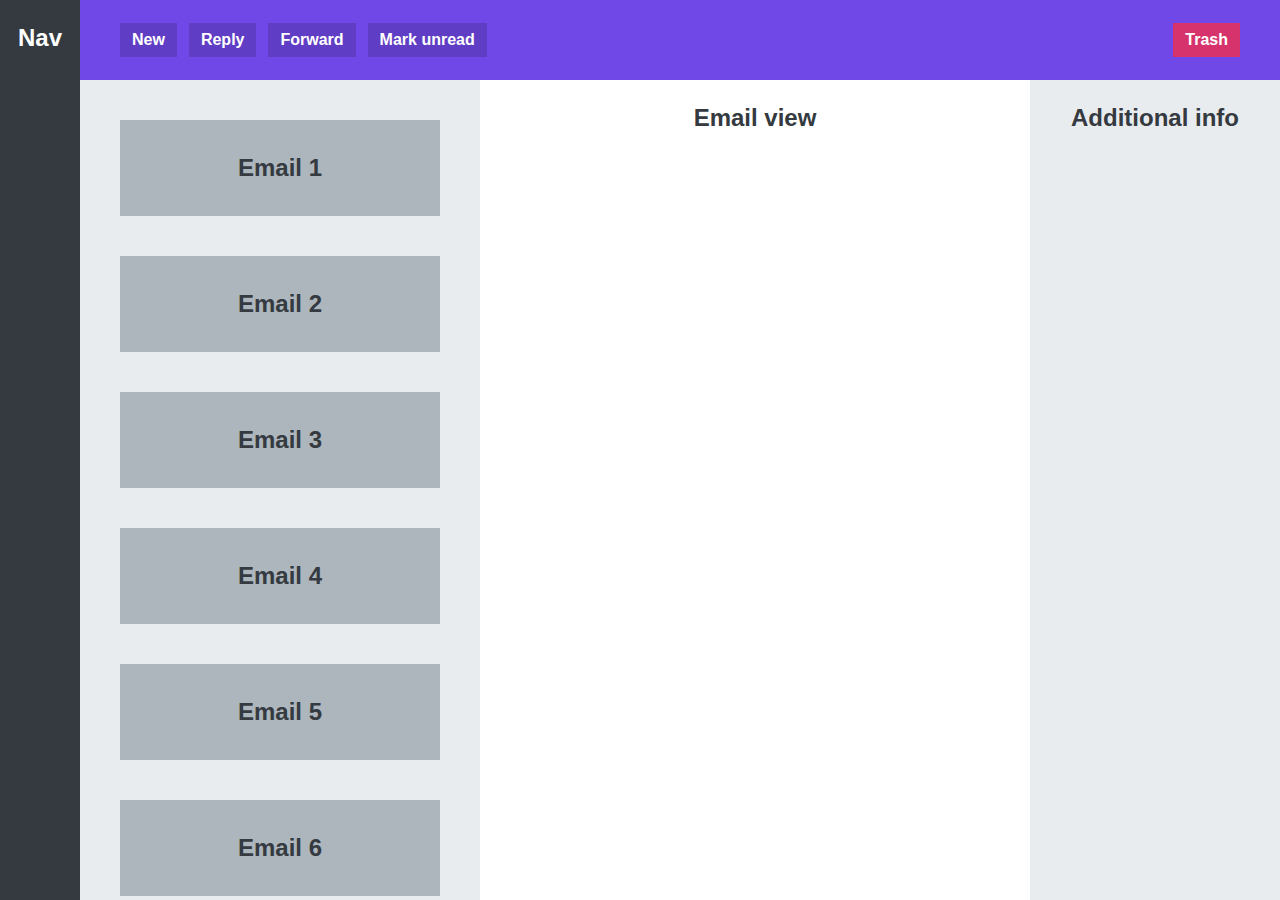
<file: 06-Components/06-app-layout.html>
<!DOCTYPE html>
<html lang="en">
  <head>
    <meta charset="UTF-8" />
    <meta http-equiv="X-UA-Compatible" content="IE=edge" />
    <meta name="viewport" content="width=device-width, initial-scale=1.0" />
    <title>App Layout</title>
    <style>
      * {
        margin: 0;
        padding: 0;
        box-sizing: border-box;
      }

      body {
        font-family: sans-serif;
        color: #343a40;
        font-size: 24px;
        height: 100vh;
        text-align: center;
        font-weight: bold;

        display: grid;
        grid-template-columns: 80px 400px 1fr 250px;
        grid-template-rows: 80px 1fr;
      }

      nav,
      section,
      main,
      aside {
        padding-top: 24px;
      }

      nav {
        background-color: #343a40;
        color: white;
        grid-row: 1 / -1;
      }

      menu {
        background-color: #7048e8;
        grid-column: 2 / -1;
        display: flex;
        align-items: center;
        gap: 12px;
        padding: 0 40px;
      }

      button {
        display: inline-block;
        font-size: 16px;
        font-weight: bold;
        background-color: #5f3dc4;
        border: none;
        cursor: pointer;
        color: #fff;
        padding: 8px 12px;
      }

      button:last-child {
        background-color: #d6336c;
        margin-left: auto;
      }

      section {
        background-color: #e9ecef;
        padding: 40px;

        /* How elements that don't fit into container appear */
        overflow: scroll;

        display: flex;
        flex-direction: column;
        gap: 40px;
      }

      .email {
        background-color: #adb5bd;
        height: 96px;
        flex-shrink: 0;

        display: flex;
        align-items: center;
        justify-content: center;
      }

      aside {
        background-color: #e9ecef;
      }
    </style>
  </head>
  <body>
    <nav>Nav</nav>
    <menu>
      <button>New</button>
      <button>Reply</button>
      <button>Forward</button>
      <button>Mark unread</button>
      <button>Trash</button>
    </menu>
    <section>
      <div class="email">Email 1</div>
      <div class="email">Email 2</div>
      <div class="email">Email 3</div>
      <div class="email">Email 4</div>
      <div class="email">Email 5</div>
      <div class="email">Email 6</div>
      <div class="email">Email 7</div>
      <div class="email">Email 8</div>
      <div class="email">Email 9</div>
      <div class="email">Email 10</div>
    </section>
    <main>Email view</main>
    <aside>Additional info</aside>
  </body>
</html>
</file>
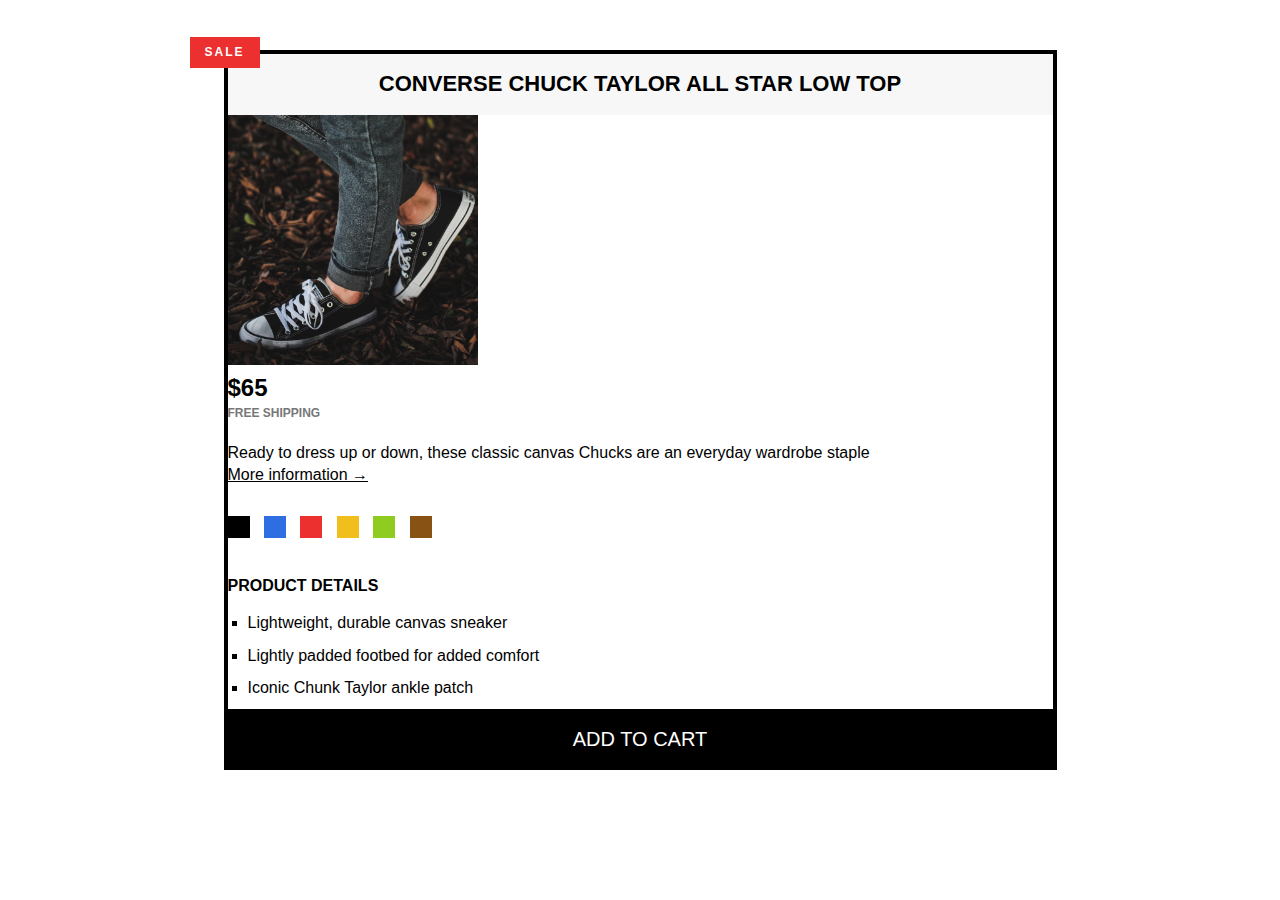
<file: CSS-Fundamentals/product.html>
<!DOCTYPE html>
<html lang="en">
  <head>
    <meta charset="UTF-8" />
    <meta http-equiv="X-UA-Compatible" content="IE=edge" />
    <meta name="viewport" content="width=device-width, initial-scale=1.0" />
    <title>Document</title>
    <link href="product.css" rel="stylesheet" />
  </head>
  <body>
    <article class="product">
      <p class="sell-tag">Sale</p>
      <h2 class="product-title">Converse Chuck Taylor All Star Low Top</h2>
      <img src="img/challenges.jpg" alt="shoes" width="250" height="250" />
      <p class="price"><strong>&dollar;65</strong></p>
      <p class="shipping">Free Shipping</p>
      <p>
        Ready to dress up or down, these classic canvas Chucks are an everyday
        wardrobe staple
      </p>
      <a class="more-info" href="https://www.google.com"
        >More information &rarr;</a
      >
      <div class="colors">
        <div class="color"></div>
        <div class="color color-blue"></div>
        <div class="color color-red"></div>
        <div class="color color-yellow"></div>
        <div class="color color-green"></div>
        <div class="color color-brown"></div>
      </div>
      <h3 class="details-title">Product details</h3>
      <ul class="details-list">
        <li>Lightweight, durable canvas sneaker</li>
        <li>Lightly padded footbed for added comfort</li>
        <li>Iconic Chunk Taylor ankle patch</li>
      </ul>
      <button class="add-cart">Add to cart</button>
    </article>
  </body>
</html>
</file>
<file: CSS-Fundamentals/style.css>
/* combining selectors */
/* h1,
h2,
h3,
h4,
p,
li {
  font-family: sans-serif;
  color: #444;
} */

* {
  margin: 0;
  padding: 0;
}

body {
  font-family: sans-serif;
  color: #444;
  position: relative;
}

.container {
  width: 800px;
  margin-left: auto;
  margin-right: auto;
  margin: 0 auto;
}

h1,
h2,
h3 {
  color: #1098ad;
}

h1 {
  font-size: 26px;
  text-transform: capitalize;
  font-style: italic;
}

h2 {
  font-size: 40px;
  margin-bottom: 30px;
  /* background-color: orange; */
  position: relative;
}

h2::after {
  content: "top";
  text-transform: uppercase;
  background-color: yellow;
  font-size: 16px;
  font-weight: bold;
  display: inline-block;
  padding: 5px 10px;
  position: absolute;
  top: -15px;
  right: -25px;
}

h3 {
  font-size: 30px;
  margin-top: 40px;
  margin-bottom: 20px;
}

h4 {
  font-size: 20px;
  text-align: center;
  text-transform: uppercase;
}

p {
  font-size: 22px;
  line-height: 1.5;
  margin-bottom: 15px;
}

ul,
ol {
  margin-left: 50px;
  margin-bottom: 20px;
}

li {
  font-size: 20px;
  margin-bottom: 10px;
}

/* descendant selectors */
/* select all p elements that are inside footer elements */
/* footer p {
  font-size: 16px;
} */

/* nested descendnt selectors(descendnt inside descendnt) */
/* article header p {
  font-style: italic;
} */

#copyright {
  font-size: 16px;
}

#author {
  font-style: italic;
}

.related-author {
  font-size: 18px;
  font-weight: bold;
}

.related {
  list-style: none;
}

.main-header {
  background-color: #f7f7f7;
  padding: 20px 40px;
  margin-bottom: 60px;
  height: 80px;
}

nav {
  font-size: 18px;
}

article {
  margin-bottom: 60px;
}

.post-header {
  margin-bottom: 40px;
}

aside {
  background-color: #f7f7f7;
  border-bottom: 5px solid #1098ad;
  border-top: 5px solid #1098ad;
  padding: 50px 0;
}

/* .first-li{
  font-weight: bold;
} */

li:first-child {
  font-weight: bold;
}

li:last-child {
  font-style: italic;
  margin-bottom: 0;
}

/* li:nth-child(2){
  color: red;
} */

/* li:nth-child(odd){
  color: red;
} */

/* when we mix multiple elements inside of parent element then the pseudo classes dont work really well */
article p:first-child {
  color: red;
}
/* article p:last-child{
  color: red;
} */

/* styling links */

a:link {
  color: #1098ad;
  text-decoration: none;
}

/* a:visited{} */

a:hover {
  color: orangered;
  font-weight: bold;
  text-decoration: underline dotted orangered;
}

a:active {
  background-color: black;
  font-style: italic;
}

/* LVHA */

/* conflicting between selectors
1) Declaration marked(! important)
2) Inline Style(style attribute html)
3)id(#) selector --- multiple --- Last Selectors
4)class(.) or pseudo-class(:) selector --- multiple --- Last Selectors
5)Element selectors(p,li,div..) --- multiple --- Last Selectors
6)Inherited properties
7)Universal selector(*) 
*/

/* Not all property get inherited. its mostly ones related to text font-family , font-size, font-weight,
font-style, color, line-height, letter-spacing , text-align, text-transform, text-shadow, list-style etc. */

/* universal selector : applies to all elements and there is no inheritence involved
* {}  */

.post-img {
  width: 100%;
  height: auto;
}

/* inline element/box ===> strong, img, a */
/* block element/box ====> p, h, div */

nav a:link {
  /* background-color: orangered;
  margin: 20px;
  padding: 20px;
  display: block; */

  margin-right: 30px;
  margin-top: 10px;
  display: inline-block;
}

nav a:link:last-child {
  margin-right: 0;
}

button {
  font-size: 22px;
  padding: 20px;
  cursor: pointer;
  position: absolute;
  bottom: 50px;
  right: 50px;
}

/* :: pseudo-element */
/* p::first-line {
  color: red;
} */

/* adjacent selector */

/* h3 + p::first-line {
} */
</file>
<file: CSS-Layouts/style.css>
/* combining selectors */
/* h1,
h2,
h3,
h4,
p,
li {
  font-family: sans-serif;
  color: #444;
} */

* {
  margin: 0;
  padding: 0;
  box-sizing: border-box;
}

body {
  font-family: sans-serif;
  color: #444;
  position: relative;
}

.container {
  width: 1200px;
  margin-left: auto;
  margin-right: auto;
  margin: 0 auto;
}

h1,
h2,
h3 {
  color: #1098ad;
}

h1 {
  font-size: 26px;
  text-transform: capitalize;
  font-style: italic;
}

h2 {
  font-size: 40px;
  margin-bottom: 30px;
  /* background-color: orange; */
  position: relative;
}

h2::after {
  content: "top";
  text-transform: uppercase;
  background-color: yellow;
  font-size: 16px;
  font-weight: bold;
  display: inline-block;
  padding: 5px 10px;
  position: absolute;
  top: -15px;
  right: -25px;
}

h3 {
  font-size: 30px;
  margin-top: 40px;
  margin-bottom: 20px;
}

h4 {
  font-size: 20px;
  text-align: center;
  text-transform: uppercase;
  margin-bottom: 30px;
}

p {
  font-size: 22px;
  line-height: 1.5;
  margin-bottom: 15px;
}

ul,
ol {
  margin-left: 50px;
  margin-bottom: 20px;
}

li {
  font-size: 20px;
  margin-bottom: 10px;
}

/* descendant selectors */
/* select all p elements that are inside footer elements */
/* footer p {
  font-size: 16px;
} */

/* nested descendnt selectors(descendnt inside descendnt) */
/* article header p {
  font-style: italic;
} */

#copyright {
  font-size: 16px;
}

#author {
  font-style: italic;
}

.related-author {
  font-size: 18px;
  font-weight: bold;
}

.related {
  list-style: none;
  margin-left: 0;
}

.main-header {
  background-color: #f7f7f7;
  padding: 20px 40px;
  /* margin-bottom: 60px; */
  /* height: 80px; */
}

nav {
  font-size: 18px;
}

article {
  /* margin-bottom: 60px; */
}

.post-header {
  margin-bottom: 40px;
}

aside {
  background-color: #f7f7f7;
  border-bottom: 5px solid #1098ad;
  border-top: 5px solid #1098ad;
  padding: 50px 40px;
}

/* .first-li{
  font-weight: bold;
} */

li:first-child {
  font-weight: bold;
}

li:last-child {
  font-style: italic;
  margin-bottom: 0;
}

/* li:nth-child(2){
  color: red;
} */

/* li:nth-child(odd){
  color: red;
} */

/* when we mix multiple elements inside of parent element then the pseudo classes dont work really well */
article p:first-child {
  color: red;
}
/* article p:last-child{
  color: red;
} */

/* styling links */

a:link {
  color: #1098ad;
  text-decoration: none;
}

/* a:visited{} */

a:hover {
  color: orangered;
  font-weight: bold;
  text-decoration: underline dotted orangered;
}

a:active {
  background-color: black;
  font-style: italic;
}

/* LVHA */

/* conflicting between selectors
1) Declaration marked(! important)
2) Inline Style(style attribute html)
3)id(#) selector --- multiple --- Last Selectors
4)class(.) or pseudo-class(:) selector --- multiple --- Last Selectors
5)Element selectors(p,li,div..) --- multiple --- Last Selectors
6)Inherited properties
7)Universal selector(*) 
*/

/* Not all property get inherited. its mostly ones related to text font-family , font-size, font-weight,
font-style, color, line-height, letter-spacing , text-align, text-transform, text-shadow, list-style etc. */

/* universal selector : applies to all elements and there is no inheritence involved
* {}  */

.post-img {
  width: 100%;
  height: auto;
}

/* inline element/box ===> strong, img, a */
/* block element/box ====> p, h, div */

nav a:link {
  /* background-color: orangered;
  margin: 20px;
  padding: 20px;
  display: block; */

  margin-right: 30px;
  margin-top: 10px;
  display: inline-block;
}

nav a:link:last-child {
  margin-right: 0;
}

button {
  font-size: 22px;
  padding: 20px;
  cursor: pointer;
  position: absolute;
  bottom: 50px;
  right: 50px;
}

/* :: pseudo-element */
/* p::first-line {
  color: red;
} */

/* adjacent selector */

/* h3 + p::first-line {
} */

/* FLOATS */

/* .author-img {
  float: left;
  margin-bottom: 20px;
}

.author {
  float: left;
  margin-top: 10px;
  margin-left: 20px;
}

h1 {
  float: left;
}

nav {
  float: right;
}

.clear {
  clear: both;
}

.clearfix::after {
  content: "";
  clear: both;
  display: block;
}

article {
  width: 825px;
  float: left;
}

aside {
  width: 300px;
  float: right;
}

footer {
  clear: both;
} */

/* FLEXBOX */

.main-header {
  display: flex;
  justify-content: space-between;
  align-items: center;
}

.author-box {
  display: flex;
  align-items: center;
  margin-bottom: 15px;
  gap: 15px;
}

.author {
  margin: 0;
}

.related-post {
  display: flex;
  align-items: center;
  gap: 20px;
  margin-bottom: 30px;
}

.related-link:link {
  font-size: 17px;
  font-weight: bold;
  font-style: normal;
  margin-bottom: 5px;
  display: block;
}

.related-author {
  margin-bottom: 0;
  font-size: 14px;
  font-weight: normal;
  font-style: italic;
}

.row {
  display: flex;
  gap: 75px;
  margin-bottom: 60px;
  align-items: flex-start;
}

article {
  /* flex: 0 0 825px; */
  flex: 1;
  margin-bottom: 0;
}

aside {
  /* width: 300px; */
  /* flex: flex-grow, flex-shrink, flex-basis; */
  flex: 0 0 300px;
}

/* GRID LAYOUT */

.container {
  display: grid;
  grid-template-columns: 825px 300px;
  gap: 60px 75px;
  align-items: start;
}

.main-header {
  /* grid-column: 1 / span 2; */
  grid-column: 1 / -1;
}

article {
}

aside {
  align-items: flex-start;
}

footer {
  grid-column: 1/-1;
}
</file>
<file: CSS-Fundamentals/product.css>
* {
  margin: 0;
  padding: 0;
}
body {
  font-family: sans-serif;
  line-height: 1.4;
}

/* PRODUCT */
.product {
  border: 4px solid black;
  width: 825px;
  margin: 50px auto;
  position: relative;
}

.product-title {
  text-transform: uppercase;
  background-color: #f7f7f7;
  text-align: center;
  font-size: 22px;
  padding: 15px;
}

/* PRODUCT INFORMATION */
.price {
  font-size: 24px;
}
.shipping {
  font-size: 12px;
  text-transform: uppercase;
  font-weight: bold;
  color: #777;
  margin-bottom: 20px;
}
.more-info:link,
.more-info:visited {
  color: black;
  margin-bottom: 30px;
  display: inline-block;
}

.more-info:active,
.more-info:hover {
  text-decoration: none;
}

/* PRODUCT DETAILS */
.details-title {
  text-transform: uppercase;
  font-size: 16px;
  margin-bottom: 15px;
  margin-top: 30px;
}
.details-list {
  list-style: square;
  margin-left: 20px;
}

.details-list li {
  margin-bottom: 10px;
}

/* ADD CART BUTTON */
.add-cart {
  background-color: black;
  color: white;
  border: none;
  font-size: 20px;
  text-transform: uppercase;
  cursor: pointer;
  padding: 15px;
  width: 100%;
  border-top: 4px solid black;
}
.add-cart:hover {
  background-color: #fff;
  color: black;
}
.sell-tag {
  background: #ec2f2f;
  text-transform: uppercase;
  color: #fff;
  padding: 7px 15px;
  display: inline-block;
  position: absolute;
  top: -17px;
  left: -38px;
  font-size: 12px;
  font-weight: bold;
  letter-spacing: 2px;
}
.color {
  background: #000;
  height: 22px;
  width: 22px;
  display: inline-block;
  margin-right: 10px;
}
.color-blue {
  background-color: #2f6ee2;
}
.color-red {
  background-color: #ec2f2f;
}
.color-yellow {
  background-color: #f0bf1e;
}
.color-green {
  background-color: #90cc20;
}
.color-brown {
  background-color: #885214;
}
</file>
